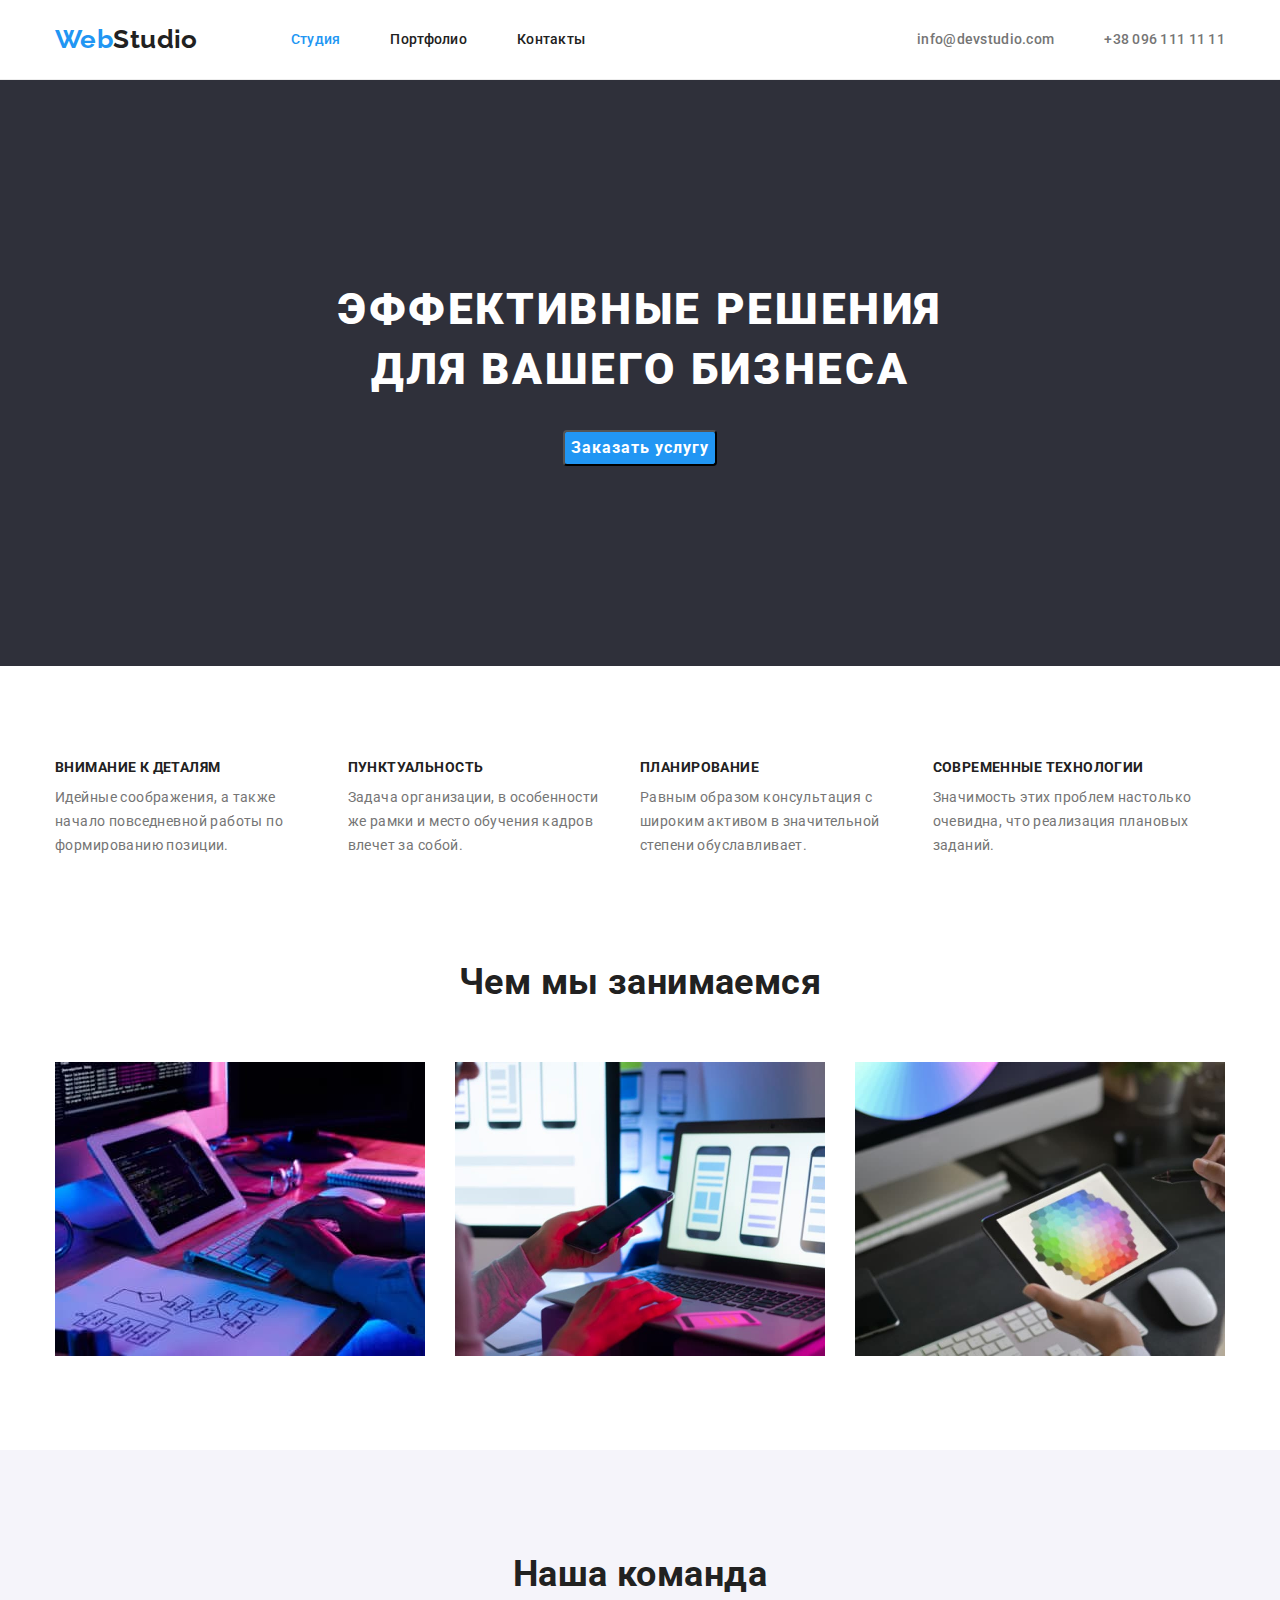
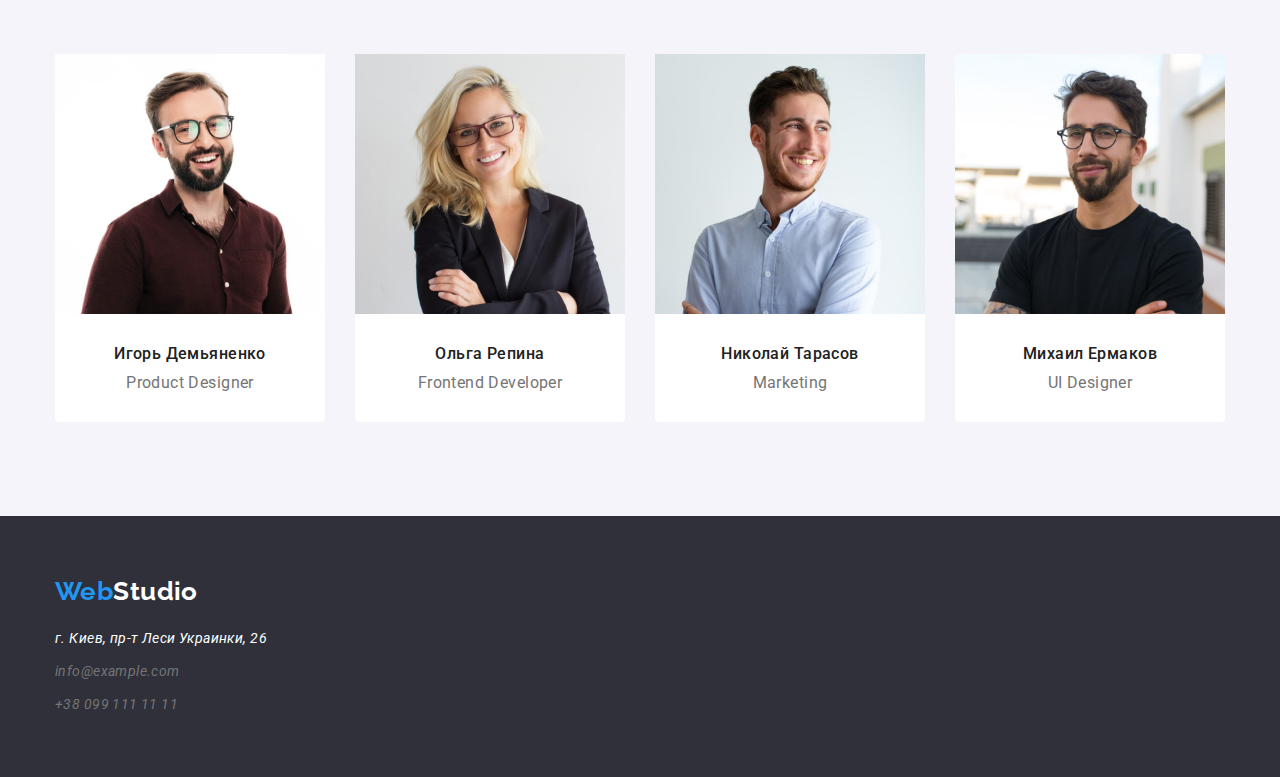
<file: index.html>
<!DOCTYPE html>
<html lang="en">

<head>
    <meta charset="UTF-8">
    <meta http-equiv="X-UA-Compatible" content="IE=edge">
    <meta name="viewport" content="width=device-width, initial-scale=1.0">
    <title>Document</title>
    <link rel="preconnect" href="https://fonts.googleapis.com">
    <link rel="preconnect" href="https://fonts.gstatic.com" crossorigin>
    <link href="https://fonts.googleapis.com/css2?family=Raleway:wght@700&family=Roboto:wght@400;500;700;900&display=swap"
        rel="stylesheet">
    <link rel="stylesheet" href="https://cdnjs.cloudflare.com/ajax/libs/modern-normalize/1.0.0/modern-normalize.min.css" />
    <link rel="stylesheet" href="./css/styles.css" />
</head>

<body>
    <!-- Заголовок сайта -->
    <header class="header">
    <div class="container page-header"> 
        <!-- Логотип посилання-->
        <a href="index.html" class="logo"> <span class="logo-blue">Web</span>Studio </a>
        <!--Навігація по сайту-->
        <!-- current підсвічує активну сторінку -->
        <nav>
            <ul class="site-nav">
                <li class="item"><a href="./index.html" class="link current">Студия</a></li>
                <li class="item"><a href="./portfolio.html" class="link">Портфолио</a></li>
                <li class="item"><a href="" class="link">Контакты</a></li>
            </ul>
        </nav>
                <!-- Контактна інформація-->
        <ul class="header-contact">
            <li class="item"><a href="mailto:info@devstudio.com" class="header-contact-link">info@devstudio.com</a></li>
            <li class="item"><a href="tel:+380961111111" class="header-contact-link">+38 096 111 11 11</a></li>
        </ul>
        
    </div>
    </header>
        
    <main>
        <!--HERO-->
        <section class="section-hero">
            <div class="container">
            <h1 class="hero-title">Эффективные решения<br> для вашего бизнеса</h1>
            <button type="button" class="pointer service">Заказать услугу</button>
            </div>
        </section>
        <!-- Друга секція Наші якості (заголовок треба буде заховати)-->
        <section class="section no-padding">
            <div class="container">
            <h2 class="visually-hidden">Наши качества</h2>
            <ul class=" qualities">
            <li class="list-item"><h3 class="quality-item">Внимание к деталям</h3>
            <p class="quality-text">Идейные соображения, а также начало повседневной работы по формированию позиции.</p></li>
            <li class="list-item"><h3 class="quality-item">Пунктуальность</h3>
            <p class="quality-text">Задача организации, в особенности же рамки и место обучения кадров влечет за собой.</p></li>
            <Li class="list-item"><h3 class="quality-item">Планирование</h3>
            <p class="quality-text">Равным образом консультация с широким активом в значительной степени обуславливает.</p></Li>
            <li class="list-item"><h3 class="quality-item">Современные технологии</h3>
            <p class="quality-text">Значимость этих проблем настолько очевидна, что реализация плановых заданий.</p></li>
            </ul>
            </div>
        </section>
        <!-- Третя секція Чим ми займаємось-->
        <section class="section activities">
            <div class="container">
            <h2 class="activities-title">Чем мы занимаемся</h2>
            <ul class="busyness">
                <li class="busyness-item"><img src="./images/image1.jpg" alt="printing hands" width="370" height="294" /></li>
                <li class="busyness-item"><img src="./images/image2.jpg" alt="phone in hands" width="370" height="294" /></li>
                <li class="busyness-item"><img src="./images/image3.jpg" alt="tablet in a hand" width="370" height="294" /></li>
            </ul>
            </div>
        </section>
        <!-- Четверта секція Наша команда-->
        <section class="section team">
            <div class="container">
            <h2 class="section-title">Наша команда</h2>
            <ul class="people">
            <li class="member"><img src="./images/image4.jpg" alt="igor-demyanenko" width="270" height="260" />
            <div class="name"><h3 class="team-item">Игорь Демьяненко</h3>
            <p class="profession">Product Designer</p></div></li>

            <li class="member"><img src="./images/image5.jpg" alt="olga-repina" width="270" height="260" />
            <div class="name"><h3 class="team-item">Ольга Репина</h3>
            <p class="profession">Frontend Developer</p></div></li>

            <li class="member"><img src="./images/image6.jpg" alt="nikolay-tarasov" width="270" height="260" />
            <div class="name"><h3 class="team-item">Николай Тарасов</h3>
            <p class="profession">Marketing</p></div></li>

            <li><img src="./images/image7.jpg" alt="nikolay-tarasov" width="270" height="260" />
            <div class="name"><h3 class="team-item">Михаил Ермаков</h3>
            <p class="profession">UI Designer</p></div></li>
            </ul>
            </div>
        </section>
    </main>
    
    <footer class="footer">
        <div class="container">
            <!-- Логотип посилання-->
            <a href="index.html" class="logo footer-logo"> <span class="logo-blue">Web</span><span
                    class="logo-white">Studio</span></a>
            <!-- Контактна інформація-->
            <address>
                <ul class="address">
                    <li class="item address-item">г. Киев, пр-т Леси Украинки, 26</li>
                    <li class="item"><a href="mailto:info@example.com" class="footer-contact-link">info@example.com</a></li>
                    <li class="item"><a href="tel:+380991111111" class="footer-contact-link">+38 099 111 11 11</a></li>
                </ul>
            </address>
        </div>
    </footer>
</body>

</html>
</file>
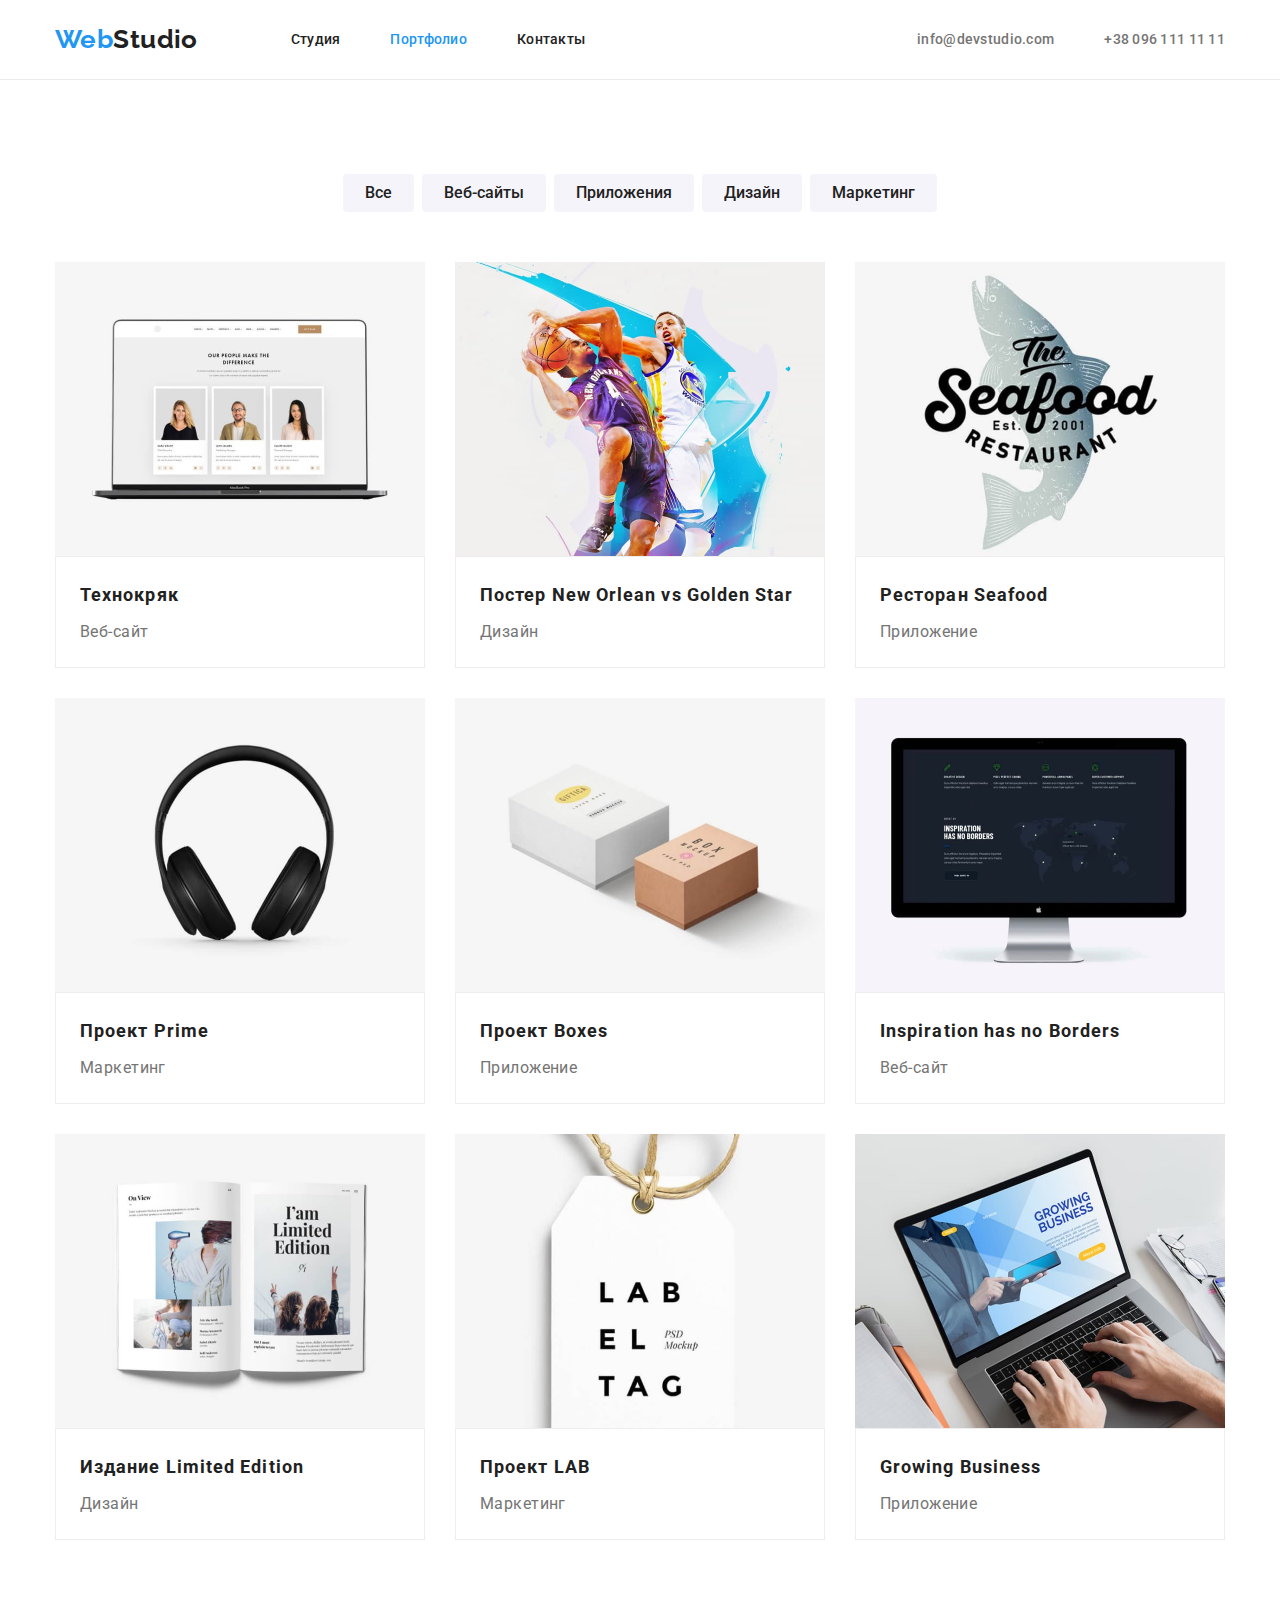
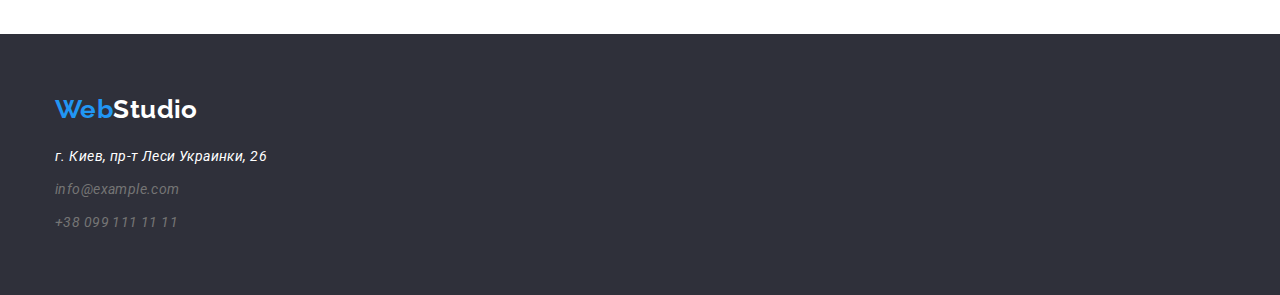
<file: portfolio.html>
<!DOCTYPE html>
<html lang="en">

<head>
    <meta charset="UTF-8">
    <meta http-equiv="X-UA-Compatible" content="IE=edge">
    <meta name="viewport" content="width=device-width, initial-scale=1.0">
    <title>Portfolio</title>
    <link rel="preconnect" href="https://fonts.googleapis.com">
    <link rel="preconnect" href="https://fonts.gstatic.com" crossorigin>
    <link href="https://fonts.googleapis.com/css2?family=Raleway:wght@700&family=Roboto:wght@400;500;700;900&display=swap"
        rel="stylesheet">
    <link rel="stylesheet" href="https://cdnjs.cloudflare.com/ajax/libs/modern-normalize/1.0.0/modern-normalize.min.css" />
    <link rel="stylesheet" href="./css/styles.css" />
</head>

<body>
    <!-- Заголовок сайта -->
    <header class="header">
        <div class="container page-header">
            <!-- Логотип посилання-->
            <a href="index.html" class="logo"> <span class="logo-blue">Web</span>Studio </a>
            <!--Навігація по сайту-->
            <!-- current підсвічує активну сторінку -->
    
            <nav>
                <ul class="site-nav">
                    <li class="item"><a href="./index.html" class="link ">Студия</a></li>
                    <li class="item"><a href="./portfolio.html" class="link current">Портфолио</a></li>
                    <li class="item"><a href="" class="link">Контакты</a></li>
                </ul>
            </nav>
    
            <!-- Контактна інформація-->
    
            <ul class="header-contact">
                <li class="item"><a href="mailto:info@devstudio.com" class="header-contact-link">info@devstudio.com</a></li>
                <li class="item"><a href="tel:+380961111111" class="header-contact-link">+38 096 111 11 11</a></li>
            </ul>
    
        </div>
    </header>
    <main>
        <section class="section">
            <div class="container">
            <h1 class="visually-hidden">Портфолио работ</h1>
            <!--Фільтр кнопок-->
            <ul class="portfolio">
                <li class="choise"><button type="button" class="pointer primary-button">Все</button></li>
                <li class="choise"><button type="button" class="pointer primary-button">Веб-сайты</button></li>
                <li class="choise"><button type="button" class="pointer primary-button">Приложения</button></li>
                <li class="choise"><button type="button" class="pointer primary-button">Дизайн</button></li>
                <li class="choise"><button type="button" class="pointer primary-button">Маркетинг</button></li>
            </ul>
            
            <!--Список робіт-->
            <ul class="work">
                <li class="example-item"><a href="" class="portfolio-link">
                    <img src="./images/image8.jpg" alt="ourpeople" width="370" height="294">
                    <div class="part"><h2 class="work-title">Технокряк</h2>
                    <p class="work-item">Веб-сайт</p></div></a>
                </li>
                <li class="example-item"><a href="" class="portfolio-link">
                    <img src="./images/image9.jpg" alt="bascketballplayers" width="370" height="294">
                    <div class="part"><h2 class="work-title">Постер New Orlean vs Golden Star</h2>
                    <p class="work-item">Дизайн</p></div></a>
                </li>
                <li class="example-item"><a href="" class="portfolio-link">
                    <img src="./images/image10.jpg" alt="fish" width="370" height="294">
                    <div class="part"><h2 class="work-title">Ресторан Seafood</h2>
                    <p class="work-item">Приложение</p></div></a>
                </li>
                <li class="example-item"><a href="" class="portfolio-link">
                    <img src="./images/image11.jpg" alt="hearphones" width="370" height="294">
                    <div class="part"><h2 class="work-title">Проект Prime</h2>
                    <p class="work-item">Маркетинг</p></div></a>
                </li>
                <li class="example-item"><a href="" class="portfolio-link">
                    <img src="./images/image12.jpg" alt="twoboxes" width="370" height="294">
                    <div class="part"><h2 class="work-title">Проект Boxes</h2>
                    <p class="work-item">Приложение</p></div></a>
                </li>
                <li class="example-item"><a href="" class="portfolio-link">
                    <img src="./images/image13.jpg" alt="desktop" width="370" height="294">
                    <div class="part"><h2 class="work-title">Inspiration has no Borders</h2>
                    <p class="work-item">Веб-сайт</p></div></a>
                </li>
                <li class="example-item"><a href="" class="portfolio-link">
                    <img src="./images/image14.jpg" alt="book" width="370" height="294">
                    <div class="part"><h2 class="work-title">Издание Limited Edition</h2>
                    <p class="work-item">Дизайн</p></div></a>
                </li>
                <li class="example-item"><a href="" class="portfolio-link">
                    <img src="./images/image15.jpg" alt="sticker" width="370" height="294">
                    <div class="part"><h2 class="work-title">Проект LAB</h2>
                    <p class="work-item">Маркетинг</p></div></a>
                </li>
                <li class="example-item"><a href="" class="portfolio-link">
                    <img src="./images/image16.jpg" alt="Typingman" width="370" height="294">
                    <div class="part"><h2 class="work-title">Growing Business</h2>
                    <p class="work-item">Приложение</p></div></a>
                </li>
            </ul>
            </div>
        </section>

    </main>
    <footer class="footer">
        <div class="container">
            <!-- Логотип посилання-->
            <a href="index.html" class="logo footer-logo"> <span class="logo-blue">Web</span><span
                    class="logo-white">Studio</span></a>
            <!-- Контактна інформація-->
            <address>
                <ul class="address">
                    <li class="item address-item">г. Киев, пр-т Леси Украинки, 26</li>
                    <li class="item"><a href="mailto:info@example.com" class="footer-contact-link">info@example.com</a></li>
                    <li class="item"><a href="tel:+380991111111" class="footer-contact-link">+38 099 111 11 11</a></li>
                </ul>
            </address>
        </div>
    </footer>
</body>

</html>
</file>
<file: css/styles.css>
:root {
  --primary-text-color: #757575;
  --title-color: #212121;
  --text-white: #ffffff;
  --primary-bgc: #ffffff;
  --secondary-bgc: #f5f4fa;
  --footer-bcg: #2f303a;
  --accent-color: #2196f3;
}

/* колір основного тексту #757575  */
/* колір заголовків #212121 */
/* білий  #FFFFFF */
/* акцент #2196F3 */
/* колір фону #FFFFFF */
/* додатковий колір фону #F5F4FA */
/* фон футера #2f303a */
/* Roboto 400/500/700/900 головний шрифт */
/* Raleway 700 додатковий шрифт */

body {
  background-color: var(--primary-bgc);
  color: var(--primary-text-color);
  font-family: "Roboto", "Arial", sans-serif;
  letter-spacing: 0.03em;
  font-size: 14px;
}

/* Видаляємо крапки в списках */
ul {
  padding: 0;
  margin: 0;
  list-style: none;
}

/* Глобальний сброс */
h2,
h3,
p,
ul {
  margin-top: 0;
  margin-bottom: 0;
}

img {
  display: block;
  max-width: 100%;
  height: auto;
}

.link {
  text-decoration: none;
  color: var(--title-color);
}
/* Додатковий клас контейнер */
.container {
  width: 1200px;
  margin-left: auto;
  margin-right: auto;
  padding-left: 15px;
  padding-right: 15px;
}
/* outline: 2px solid #188ce8; */

/* Розбивка по секціям */
.section {
  padding-top: 94px;
  padding-bottom: 94px;
}
.no-padding {
  padding-bottom: 0;
}

/* Header */
.header {
  border-bottom-width: 1px;
  border-bottom-style: solid;
  border-bottom-color: #ececec;
}
.page-header {
  display: flex;
  align-items: center;
  justify-content: center;
}

/* Логотип */
.logo {
  margin-right: 93px;
  padding-top: 24px;
  padding-bottom: 24px;
  color: var(--title-color);
  text-decoration: none;
  font-family: "Raleway", sans-serif;
  font-weight: 700;
  font-size: 26px;
  line-height: 1.2;
}

.logo-blue {
  color: var(--accent-color);
}
.logo-white {
  color: var(--text-white);
}

/* Навігація по сайту */
.site-nav {
  display: flex;
}

.link {
  padding-top: 32px;
  padding-bottom: 32px;
}

.site-nav .item {
  color: var(--title-color);
  text-decoration: none;
  font-family: inherit;
  font-weight: 500;
  font-size: 14px;
  line-height: 1.14;
  letter-spacing: 0.02em;
}
.site-nav .item + .item {
  margin-left: 50px;
}
.site-nav .link:hover,
.site-nav .link:focus {
  color: var(--accent-color);
}
.site-nav .link.current {
  color: var(--accent-color);
}
/* Контакти */
.header-contact {
  display: flex;
  margin-left: auto;
}
.header-contact-link {
  padding-top: 32px;
  padding-bottom: 32px;
}

.header-contact .item + .item {
  margin-left: 50px;
}

.header-contact .header-contact-link {
  color: var(--primary-text-color);
  text-decoration: none;
  font-family: inherit;
  font-weight: 500;
  font-size: 14px;
  line-height: 1.14;
  letter-spacing: 0.02em;
}

.header-contact .header-contact-link:hover,
.header-contact .header-contact-link:focus {
  color: var(--accent-color);
}

/* Футер */
.footer {
  padding-top: 60px;
  padding-bottom: 60px;
  background: var(--footer-bcg);
}
.footer-logo {
  display: block;
  margin: 0 0 20px;
  padding: 0;
}
/* .item { 
  margin-bottom: 9px;
 } */

.address-item {
  color: var(--text-white);
  font-weight: 400;
  font-size: 14px;
  line-height: 1.71;
}

.footer-contact-link {
  display: block;
  margin-top: 9px;
  color: var(--primary-text-color);
  text-decoration: none;
  font-weight: 400;
  font-size: 14px;
  line-height: 1.71;
}
.footer-contact-link:last-child {
  margin-bottom: 0px;
}

.footer-contact-link:hover,
.footer-contact-link:focus {
  color: var(--accent-color);
}

/* Webstudio */
/* HERO */

.section-hero {
  padding-top: 200px;
  padding-bottom: 200px;
  background-color: var(--footer-bcg);
  text-align: center;
}
.hero-title {
  margin-top: 0;
  margin-bottom: 30px;
  color: var(--text-white);
  font-weight: 900;
  font-size: 44px;
  line-height: 1.36;
  text-align: center;
  letter-spacing: 0.06em;
  text-transform: uppercase;
}

/* Кнопка */
.service {
  color: var(--text-white);
  background: var(--accent-color);
  font-family: inherit;
  font-weight: 700;
  font-size: 16px;
  line-height: 1.87;
  letter-spacing: 0.06em;
  border-radius: 4px;
}
.service:hover,
.service:focus {
  background: #188ce8;
}

/* Якості  */

/* .hidden-title { 
  visibility: hidden;
}*/

.qualities {
  display: flex;
}
.quality-item {
  margin-top: 0;
  margin-bottom: 10px;
  color: var(--title-color);
  font-weight: 700;
  font-size: 14px;
  line-height: 1.14;
  text-transform: uppercase;
}
.list-item {
  margin-top: 0;
  margin-bottom: 0;
  margin-right: 30px;
  flex-basis: calc((100% - 120px) / 4);
}

.list-item:last-child {
  margin-right: 0;
}

.quality-text {
  margin-top: 10px;
  margin-bottom: 0;
  color: var(--primary-text-color);
  font-weight: 400;
  font-size: 14px;
  line-height: 1.71;
}

/* Зайняття */

.activities-title {
  margin-bottom: 50px;
  color: var(--title-color);
  font-weight: 700;
  font-size: 36px;
  line-height: 1.67;
  text-align: center;
}

.busyness {
  display: flex;
}
.busyness-item {
  flex-direction: row;
}
.busyness-item + .busyness-item {
  margin-left: 30px;
}
/* Команда */
.team {
  background-color: var(--secondary-bgc);
}
.section-title {
  margin-bottom: 50px;
  color: var(--title-color);
  font-weight: 700;
  font-size: 36px;
  line-height: 1.67;
  text-align: center;
}
.people {
  display: flex;
}
.member {
  margin-right: 30px;
}
.name {
  padding: 30px 0;
  background-color: #ffffff;
  text-align: center;
  border-radius: 0px 0px 4px 4px;
}
.team-item {
  margin-bottom: 10px;
  color: var(--title-color);
  font-weight: 500;
  font-size: 16px;
  line-height: 1.2;
}
.profession {
  margin-top: 10px;

  color: var(--primary-text-color);
  font-weight: 400;
  font-size: 16px;
  line-height: 1.2;
}

/* Portfolio */

/* Фільтр кнопок */

.portfolio {
  display: flex;
  margin-bottom: 50px;
  justify-content: center;
}

.pointer {
  cursor: pointer;
}

.primary-button {
  display: inline-block;
  border: transparent;
  padding: 6px 22px;
  color: var(--title-color);
  background-color: var(--secondary-bgc);
  font-family: inherit;
  font-weight: 500;
  font-size: 16px;
  line-height: 1.62;
  text-align: center;
  border-radius: 4px;
}

.primary-button:hover,
.primary-button:focus {
  color: var(--text-white);
  background-color: var(--accent-color);
}

.choise:not(:last-child) {
  margin-right: 8px;
}

/* Список робіт */
.work-title {
  margin-bottom: 4px;
  color: var(--title-color);
  font-weight: 700;
  font-size: 18px;
  line-height: 2;
  letter-spacing: 0.06em;
}
.work-item {
  color: var(--primary-text-color);
  font-weight: 400;
  font-size: 16px;
  line-height: 1.87;
}
.portfolio-link {
  display: block;
  text-decoration: none;
}

.part {
  padding: 20px 24px;
  background-color: var(--primary-bgc);
  text-align: left;
  border: 1px solid #eeeeee;
}

/* Сітка */
.work {
  display: flex;
  flex-wrap: wrap;
}
.example-item {
  margin-right: 30px;
  margin-bottom: 30px;
}

.example-item:nth-child(3n) {
  margin-right: 0;
}
.example-item:nth-last-child(-n + 3) {
  margin-bottom: 0;
}

/* .portfolio-link:hover, 
.portfolio-link:focus 
  visibility: hidden;
}*/
.visually-hidden {
  position: absolute;
  clip: rect(0 0 0 0);
  width: 1px;
  height: 1px;
  margin: -1px;
}
</file>
